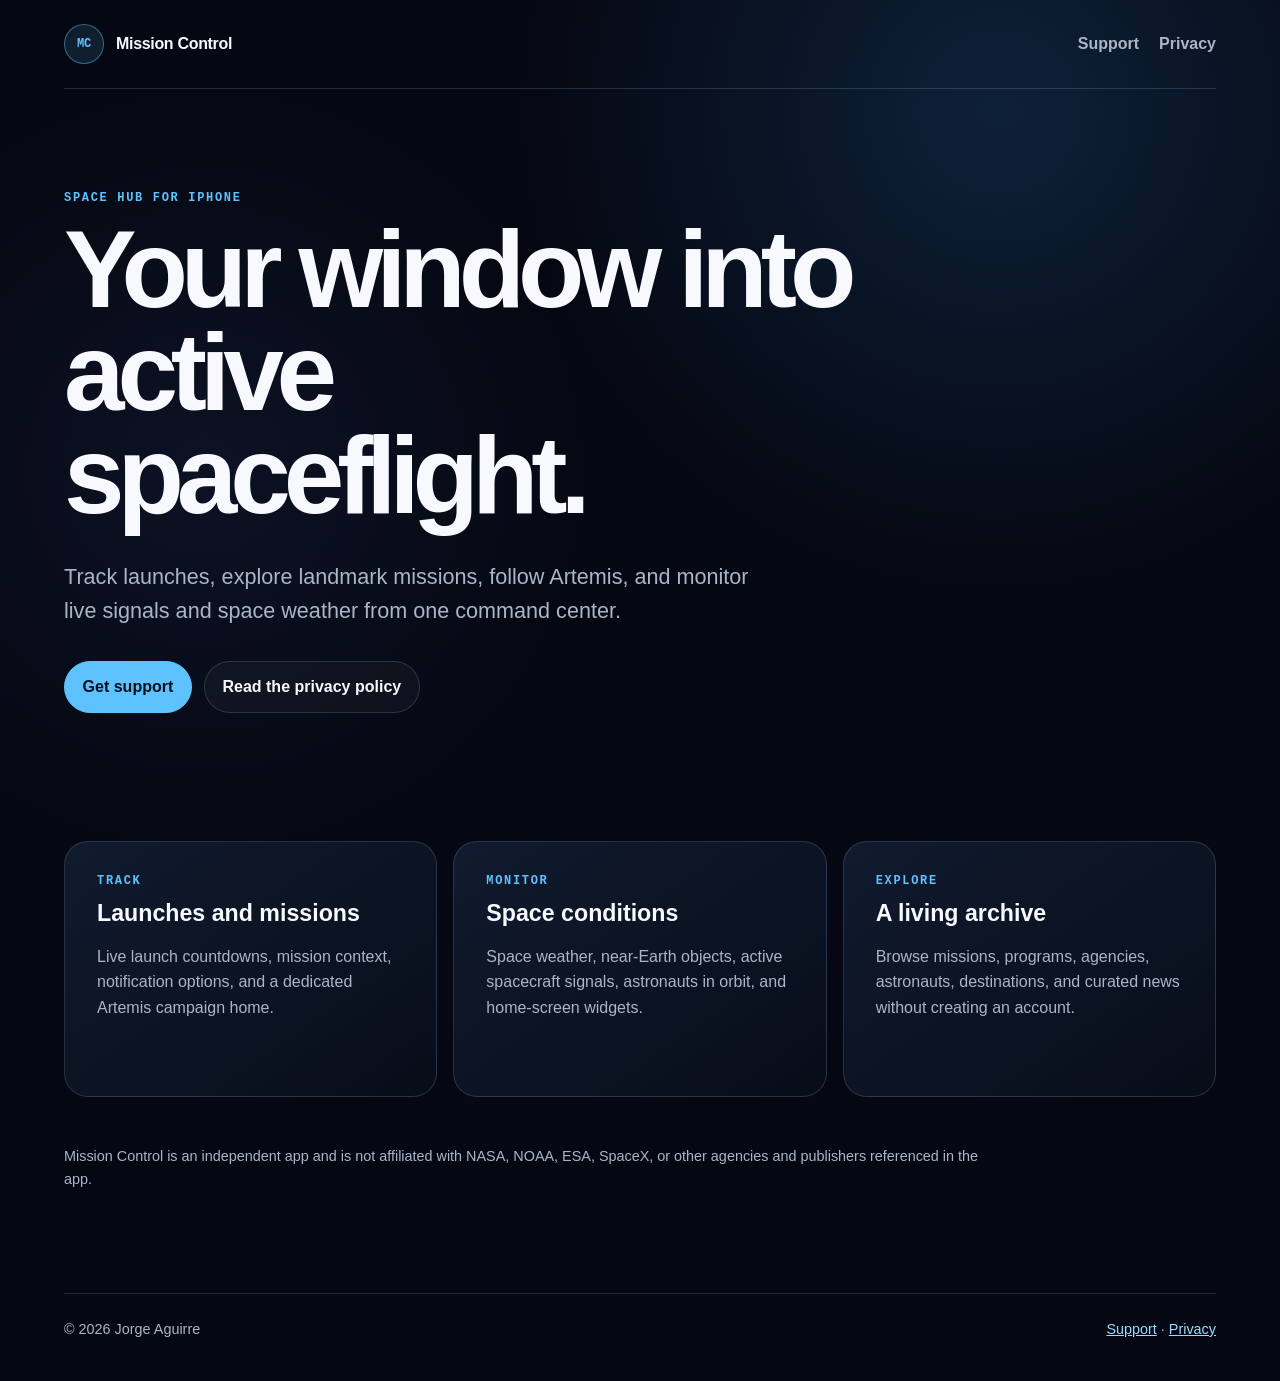
<file: index.html>
<!doctype html>
<html lang="en">
<head>
  <meta charset="utf-8">
  <meta name="viewport" content="width=device-width, initial-scale=1">
  <meta name="description" content="Official support and privacy information for Mission Control – Space Hub.">
  <title>Mission Control – Space Hub</title>
  <link rel="stylesheet" href="styles.css">
</head>
<body>
  <header class="site-header">
    <a class="brand" href="./" aria-label="Mission Control home">
      <span class="brand-mark" aria-hidden="true">MC</span>
      <span>Mission Control</span>
    </a>
    <nav aria-label="Support navigation">
      <a href="support/">Support</a>
      <a href="privacy/">Privacy</a>
    </nav>
  </header>

  <main>
    <section class="hero">
      <p class="eyebrow">SPACE HUB FOR IPHONE</p>
      <h1>Your window into active spaceflight.</h1>
      <p class="lede">Track launches, explore landmark missions, follow Artemis, and monitor live signals and space weather from one command center.</p>
      <div class="actions">
        <a class="button primary" href="support/">Get support</a>
        <a class="button secondary" href="privacy/">Read the privacy policy</a>
      </div>
    </section>

    <section class="feature-grid" aria-label="Mission Control features">
      <article>
        <p class="kicker">TRACK</p>
        <h2>Launches and missions</h2>
        <p>Live launch countdowns, mission context, notification options, and a dedicated Artemis campaign home.</p>
      </article>
      <article>
        <p class="kicker">MONITOR</p>
        <h2>Space conditions</h2>
        <p>Space weather, near-Earth objects, active spacecraft signals, astronauts in orbit, and home-screen widgets.</p>
      </article>
      <article>
        <p class="kicker">EXPLORE</p>
        <h2>A living archive</h2>
        <p>Browse missions, programs, agencies, astronauts, destinations, and curated news without creating an account.</p>
      </article>
    </section>

    <p class="independence-note">Mission Control is an independent app and is not affiliated with NASA, NOAA, ESA, SpaceX, or other agencies and publishers referenced in the app.</p>
  </main>

  <footer>
    <span>© 2026 Jorge Aguirre</span>
    <span><a href="support/">Support</a> · <a href="privacy/">Privacy</a></span>
  </footer>
</body>
</html>
</file>
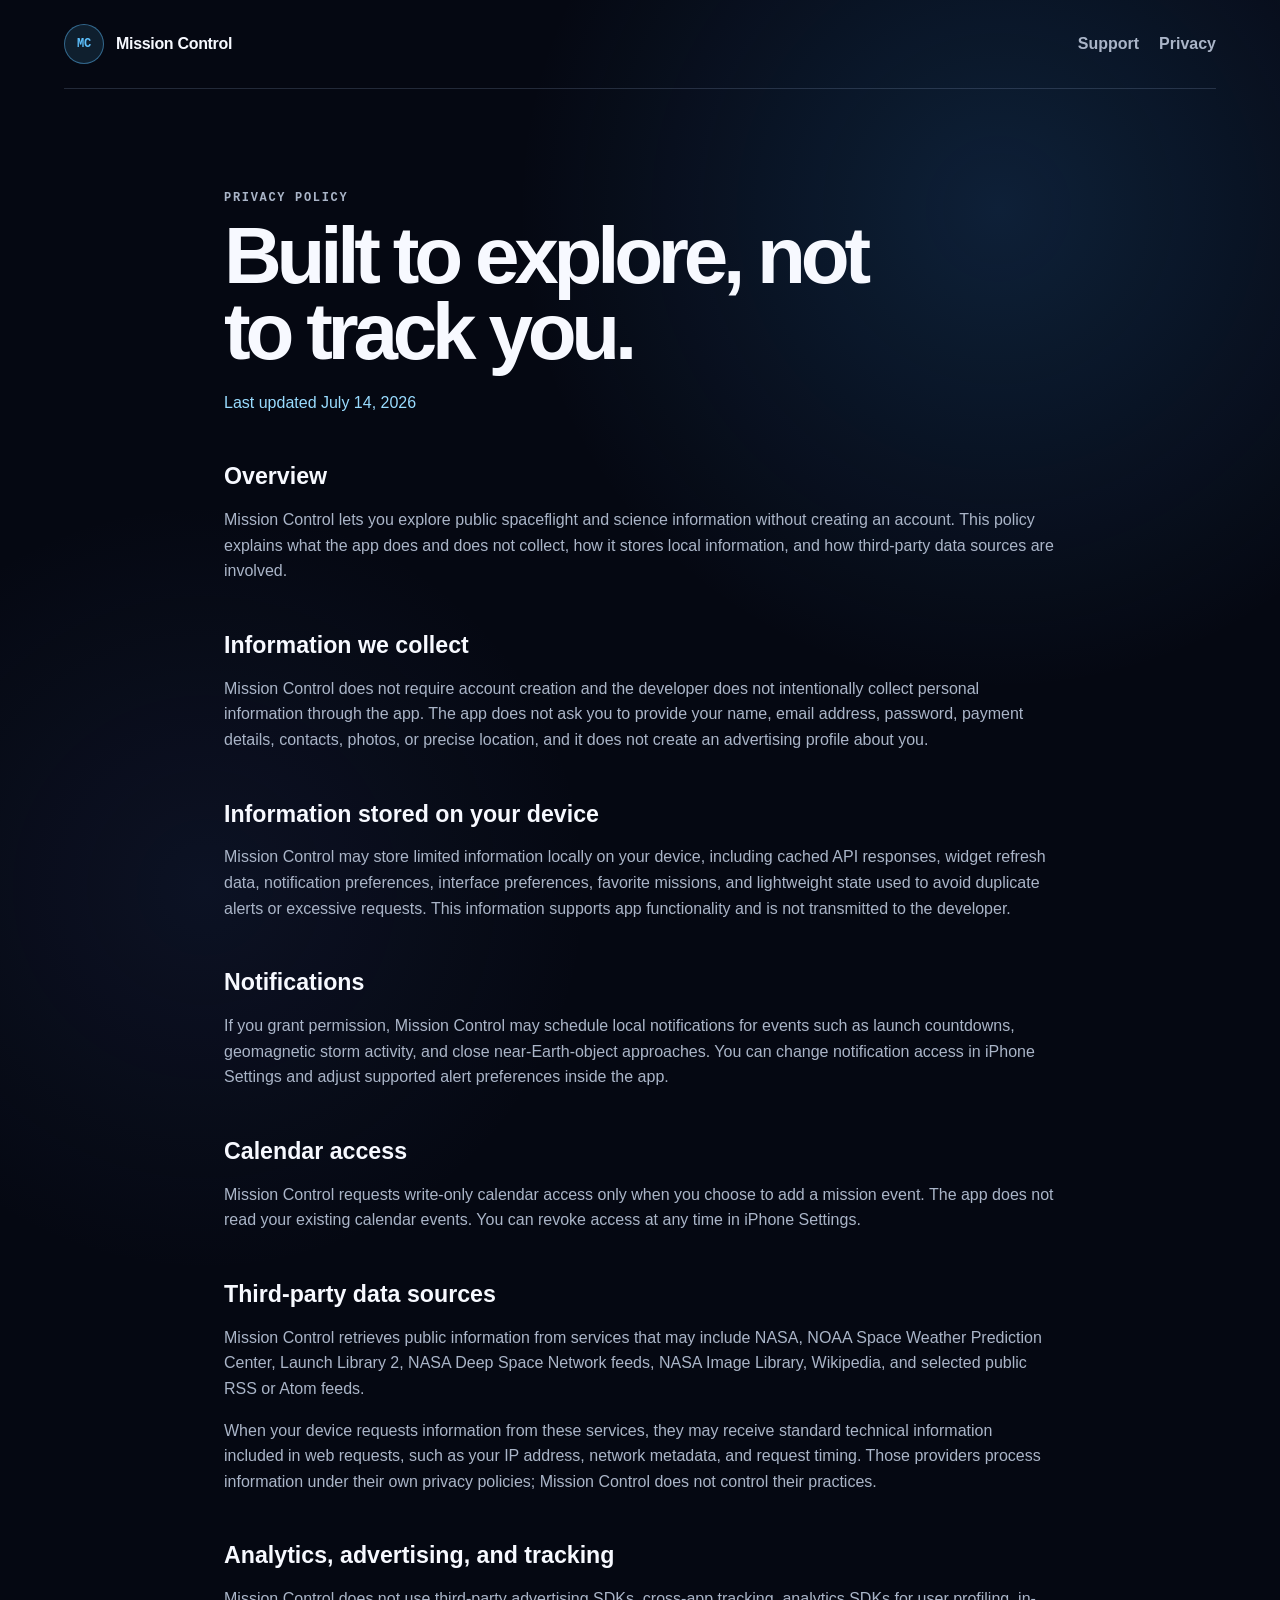
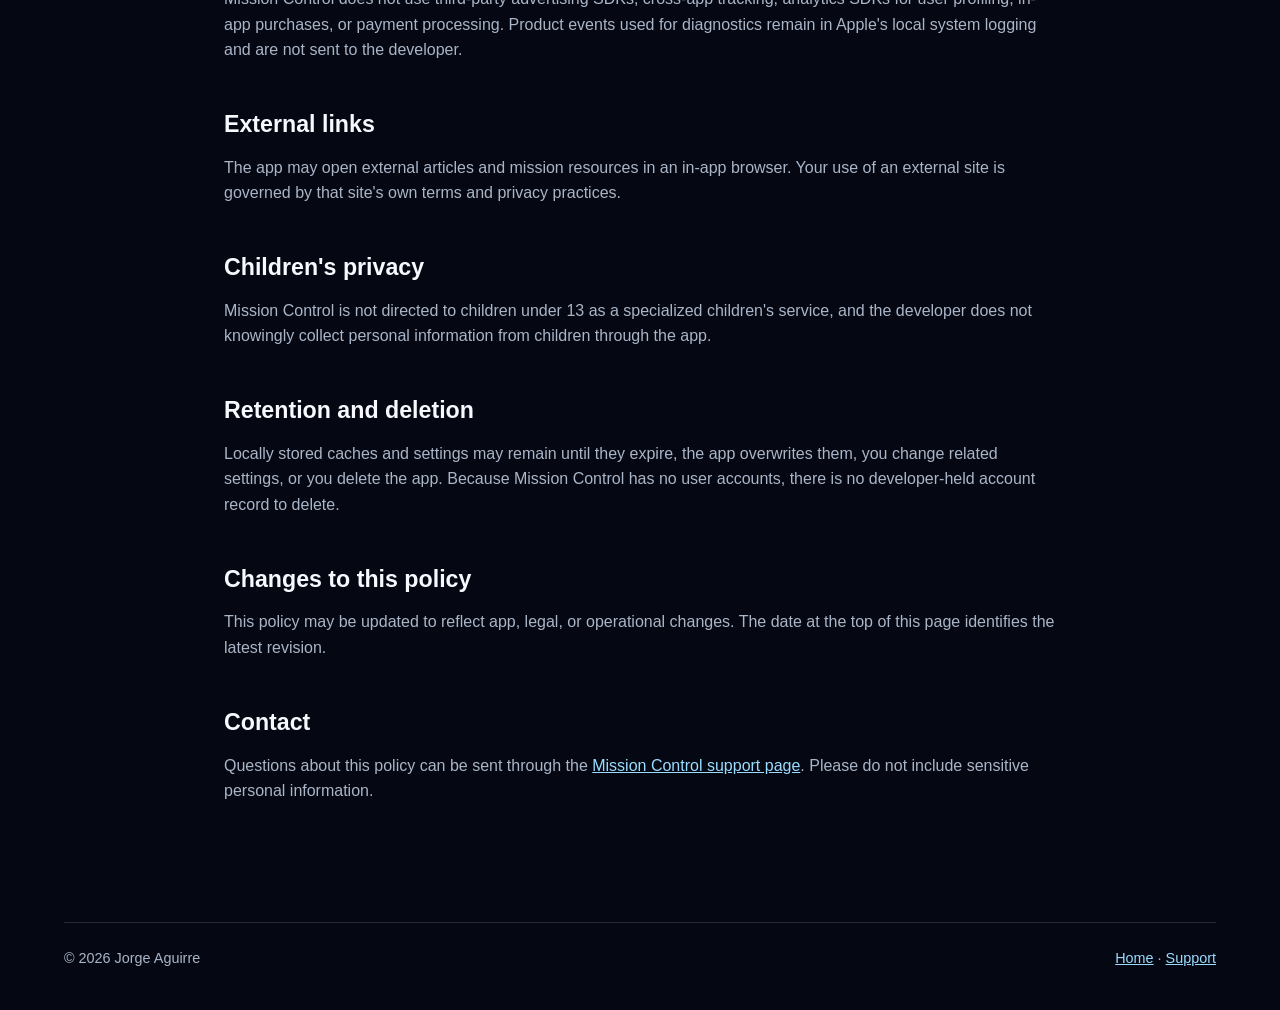
<file: privacy/index.html>
<!doctype html>
<html lang="en">
<head>
  <meta charset="utf-8">
  <meta name="viewport" content="width=device-width, initial-scale=1">
  <meta name="description" content="Privacy Policy for Mission Control – Space Hub.">
  <title>Privacy Policy · Mission Control</title>
  <link rel="stylesheet" href="../styles.css">
</head>
<body>
  <header class="site-header">
    <a class="brand" href="../" aria-label="Mission Control home">
      <span class="brand-mark" aria-hidden="true">MC</span>
      <span>Mission Control</span>
    </a>
    <nav aria-label="Support navigation">
      <a href="../support/">Support</a>
      <a href="./" aria-current="page">Privacy</a>
    </nav>
  </header>

  <main class="document">
    <p class="eyebrow">PRIVACY POLICY</p>
    <h1>Built to explore, not to track you.</h1>
    <p class="updated">Last updated July 14, 2026</p>

    <h2>Overview</h2>
    <p>Mission Control lets you explore public spaceflight and science information without creating an account. This policy explains what the app does and does not collect, how it stores local information, and how third-party data sources are involved.</p>

    <h2>Information we collect</h2>
    <p>Mission Control does not require account creation and the developer does not intentionally collect personal information through the app. The app does not ask you to provide your name, email address, password, payment details, contacts, photos, or precise location, and it does not create an advertising profile about you.</p>

    <h2>Information stored on your device</h2>
    <p>Mission Control may store limited information locally on your device, including cached API responses, widget refresh data, notification preferences, interface preferences, favorite missions, and lightweight state used to avoid duplicate alerts or excessive requests. This information supports app functionality and is not transmitted to the developer.</p>

    <h2>Notifications</h2>
    <p>If you grant permission, Mission Control may schedule local notifications for events such as launch countdowns, geomagnetic storm activity, and close near-Earth-object approaches. You can change notification access in iPhone Settings and adjust supported alert preferences inside the app.</p>

    <h2>Calendar access</h2>
    <p>Mission Control requests write-only calendar access only when you choose to add a mission event. The app does not read your existing calendar events. You can revoke access at any time in iPhone Settings.</p>

    <h2>Third-party data sources</h2>
    <p>Mission Control retrieves public information from services that may include NASA, NOAA Space Weather Prediction Center, Launch Library 2, NASA Deep Space Network feeds, NASA Image Library, Wikipedia, and selected public RSS or Atom feeds.</p>
    <p>When your device requests information from these services, they may receive standard technical information included in web requests, such as your IP address, network metadata, and request timing. Those providers process information under their own privacy policies; Mission Control does not control their practices.</p>

    <h2>Analytics, advertising, and tracking</h2>
    <p>Mission Control does not use third-party advertising SDKs, cross-app tracking, analytics SDKs for user profiling, in-app purchases, or payment processing. Product events used for diagnostics remain in Apple's local system logging and are not sent to the developer.</p>

    <h2>External links</h2>
    <p>The app may open external articles and mission resources in an in-app browser. Your use of an external site is governed by that site's own terms and privacy practices.</p>

    <h2>Children's privacy</h2>
    <p>Mission Control is not directed to children under 13 as a specialized children's service, and the developer does not knowingly collect personal information from children through the app.</p>

    <h2>Retention and deletion</h2>
    <p>Locally stored caches and settings may remain until they expire, the app overwrites them, you change related settings, or you delete the app. Because Mission Control has no user accounts, there is no developer-held account record to delete.</p>

    <h2>Changes to this policy</h2>
    <p>This policy may be updated to reflect app, legal, or operational changes. The date at the top of this page identifies the latest revision.</p>

    <h2>Contact</h2>
    <p>Questions about this policy can be sent through the <a href="../support/">Mission Control support page</a>. Please do not include sensitive personal information.</p>
  </main>

  <footer>
    <span>© 2026 Jorge Aguirre</span>
    <span><a href="../">Home</a> · <a href="../support/">Support</a></span>
  </footer>
</body>
</html>
</file>
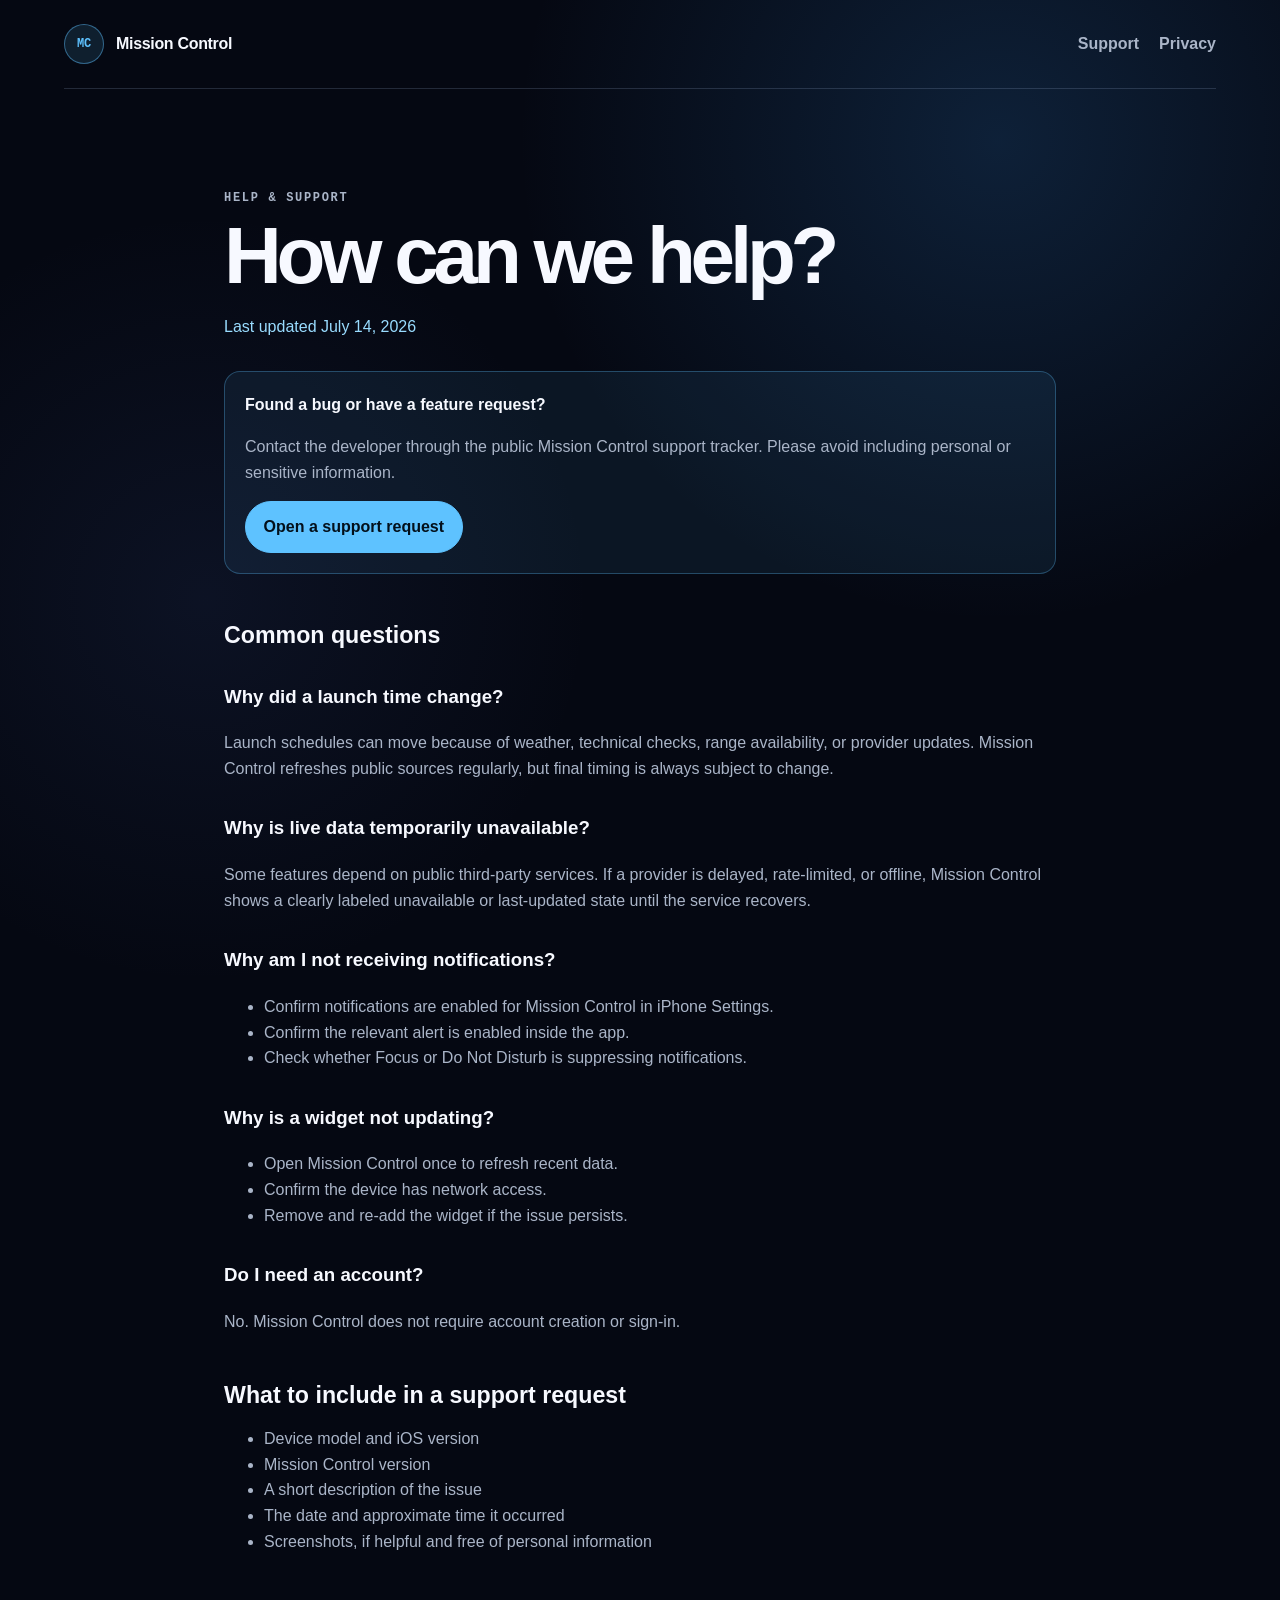
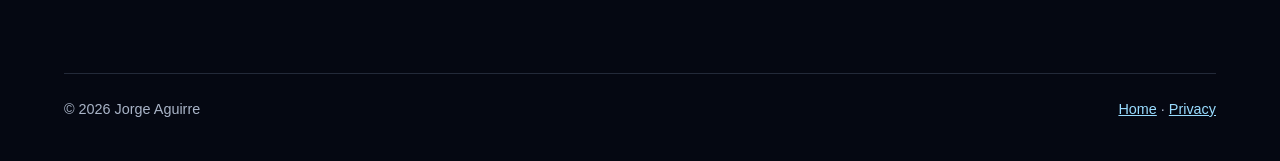
<file: support/index.html>
<!doctype html>
<html lang="en">
<head>
  <meta charset="utf-8">
  <meta name="viewport" content="width=device-width, initial-scale=1">
  <meta name="description" content="Help, troubleshooting, and contact information for Mission Control – Space Hub.">
  <title>Support · Mission Control</title>
  <link rel="stylesheet" href="../styles.css">
</head>
<body>
  <header class="site-header">
    <a class="brand" href="../" aria-label="Mission Control home">
      <span class="brand-mark" aria-hidden="true">MC</span>
      <span>Mission Control</span>
    </a>
    <nav aria-label="Support navigation">
      <a href="./" aria-current="page">Support</a>
      <a href="../privacy/">Privacy</a>
    </nav>
  </header>

  <main class="document">
    <p class="eyebrow">HELP &amp; SUPPORT</p>
    <h1>How can we help?</h1>
    <p class="updated">Last updated July 14, 2026</p>

    <div class="callout">
      <strong>Found a bug or have a feature request?</strong>
      <p>Contact the developer through the public Mission Control support tracker. Please avoid including personal or sensitive information.</p>
      <a class="button primary" href="https://github.com/jaguirre2192/mission-control-support/issues/new">Open a support request</a>
    </div>

    <h2>Common questions</h2>

    <h3>Why did a launch time change?</h3>
    <p>Launch schedules can move because of weather, technical checks, range availability, or provider updates. Mission Control refreshes public sources regularly, but final timing is always subject to change.</p>

    <h3>Why is live data temporarily unavailable?</h3>
    <p>Some features depend on public third-party services. If a provider is delayed, rate-limited, or offline, Mission Control shows a clearly labeled unavailable or last-updated state until the service recovers.</p>

    <h3>Why am I not receiving notifications?</h3>
    <ul>
      <li>Confirm notifications are enabled for Mission Control in iPhone Settings.</li>
      <li>Confirm the relevant alert is enabled inside the app.</li>
      <li>Check whether Focus or Do Not Disturb is suppressing notifications.</li>
    </ul>

    <h3>Why is a widget not updating?</h3>
    <ul>
      <li>Open Mission Control once to refresh recent data.</li>
      <li>Confirm the device has network access.</li>
      <li>Remove and re-add the widget if the issue persists.</li>
    </ul>

    <h3>Do I need an account?</h3>
    <p>No. Mission Control does not require account creation or sign-in.</p>

    <h2>What to include in a support request</h2>
    <ul>
      <li>Device model and iOS version</li>
      <li>Mission Control version</li>
      <li>A short description of the issue</li>
      <li>The date and approximate time it occurred</li>
      <li>Screenshots, if helpful and free of personal information</li>
    </ul>
  </main>

  <footer>
    <span>© 2026 Jorge Aguirre</span>
    <span><a href="../">Home</a> · <a href="../privacy/">Privacy</a></span>
  </footer>
</body>
</html>
</file>
<file: styles.css>
:root {
  color-scheme: dark;
  --background: #050812;
  --surface: #0d1424;
  --surface-raised: #121d32;
  --text: #f7f9ff;
  --muted: #aab5c8;
  --line: rgba(173, 196, 230, 0.18);
  --accent: #5ec2ff;
  --accent-strong: #99dcff;
  --max-width: 72rem;
}

* { box-sizing: border-box; }

html { background: var(--background); }

body {
  margin: 0;
  min-height: 100vh;
  background:
    radial-gradient(circle at 78% 8%, rgba(45, 119, 191, 0.22), transparent 30rem),
    radial-gradient(circle at 16% 34%, rgba(64, 92, 166, 0.12), transparent 24rem),
    var(--background);
  color: var(--text);
  font-family: ui-sans-serif, -apple-system, BlinkMacSystemFont, "Segoe UI", sans-serif;
  line-height: 1.6;
}

a { color: var(--accent-strong); }
a:hover { color: #ffffff; }
a:focus-visible { outline: 3px solid var(--accent); outline-offset: 4px; border-radius: 0.25rem; }

.site-header,
main,
footer {
  width: min(calc(100% - 2.5rem), var(--max-width));
  margin-inline: auto;
}

.site-header {
  display: flex;
  align-items: center;
  justify-content: space-between;
  gap: 1.5rem;
  padding-block: 1.5rem;
  border-bottom: 1px solid var(--line);
}

.brand {
  display: inline-flex;
  align-items: center;
  gap: 0.75rem;
  color: var(--text);
  font-weight: 800;
  letter-spacing: -0.02em;
  text-decoration: none;
}

.brand-mark {
  display: grid;
  width: 2.5rem;
  height: 2.5rem;
  place-items: center;
  border: 1px solid rgba(94, 194, 255, 0.45);
  border-radius: 50%;
  background: rgba(94, 194, 255, 0.12);
  color: var(--accent);
  font: 800 0.75rem/1 ui-monospace, SFMono-Regular, Menlo, monospace;
}

nav { display: flex; gap: 1.25rem; }
nav a { color: var(--muted); font-weight: 650; text-decoration: none; }

main { padding-block: clamp(3.5rem, 8vw, 7.5rem); }

.hero { max-width: 58rem; }
.eyebrow, .kicker {
  margin: 0 0 0.75rem;
  color: var(--accent);
  font: 800 0.75rem/1.2 ui-monospace, SFMono-Regular, Menlo, monospace;
  letter-spacing: 0.14em;
}

h1 {
  max-width: 13ch;
  margin: 0;
  font-size: clamp(3rem, 9vw, 6.8rem);
  line-height: 0.95;
  letter-spacing: -0.065em;
}

.lede {
  max-width: 44rem;
  margin: 2rem 0 0;
  color: var(--muted);
  font-size: clamp(1.1rem, 2.5vw, 1.35rem);
}

.actions { display: flex; flex-wrap: wrap; gap: 0.75rem; margin-top: 2rem; }
.button {
  display: inline-flex;
  min-height: 3rem;
  align-items: center;
  justify-content: center;
  padding: 0.75rem 1.1rem;
  border: 1px solid var(--line);
  border-radius: 999px;
  font-weight: 800;
  text-decoration: none;
}
.button.primary { border-color: var(--accent); background: var(--accent); color: #03101b; }
.button.secondary { background: rgba(255,255,255,0.035); color: var(--text); }

.feature-grid {
  display: grid;
  grid-template-columns: repeat(3, 1fr);
  gap: 1rem;
  margin-top: clamp(4rem, 10vw, 8rem);
}

.feature-grid article {
  min-height: 16rem;
  padding: clamp(1.25rem, 3vw, 2rem);
  border: 1px solid var(--line);
  border-radius: 1.5rem;
  background: linear-gradient(145deg, rgba(18, 29, 50, 0.92), rgba(9, 14, 25, 0.86));
}

h2 { margin: 0; font-size: 1.45rem; line-height: 1.2; }
.feature-grid p:last-child { color: var(--muted); }
.independence-note { max-width: 58rem; margin: 3rem 0 0; color: var(--muted); font-size: 0.9rem; }

.document { max-width: 52rem; }
.document h1 { max-width: 15ch; font-size: clamp(2.8rem, 7vw, 5rem); }
.document h2 { margin-top: 3rem; }
.document h3 { margin-top: 2rem; }
.document p, .document li { color: var(--muted); }
.document strong { color: var(--text); }
.document .updated { margin-top: 1.25rem; color: var(--accent-strong); }
.document .callout {
  margin: 2rem 0;
  padding: 1.25rem;
  border: 1px solid rgba(94, 194, 255, 0.3);
  border-radius: 1rem;
  background: rgba(94, 194, 255, 0.08);
}

footer {
  display: flex;
  justify-content: space-between;
  gap: 1rem;
  padding-block: 1.5rem 2.5rem;
  border-top: 1px solid var(--line);
  color: var(--muted);
  font-size: 0.9rem;
}

@media (max-width: 48rem) {
  .feature-grid { grid-template-columns: 1fr; }
  .feature-grid article { min-height: 0; }
}

@media (max-width: 34rem) {
  .site-header { align-items: flex-start; flex-direction: column; }
  main { padding-block: 3rem; }
  footer { flex-direction: column; }
}

@media (prefers-reduced-motion: no-preference) {
  .button { transition: color 160ms ease, background-color 160ms ease, transform 160ms ease; }
  .button:hover { transform: translateY(-1px); }
}
</file>
